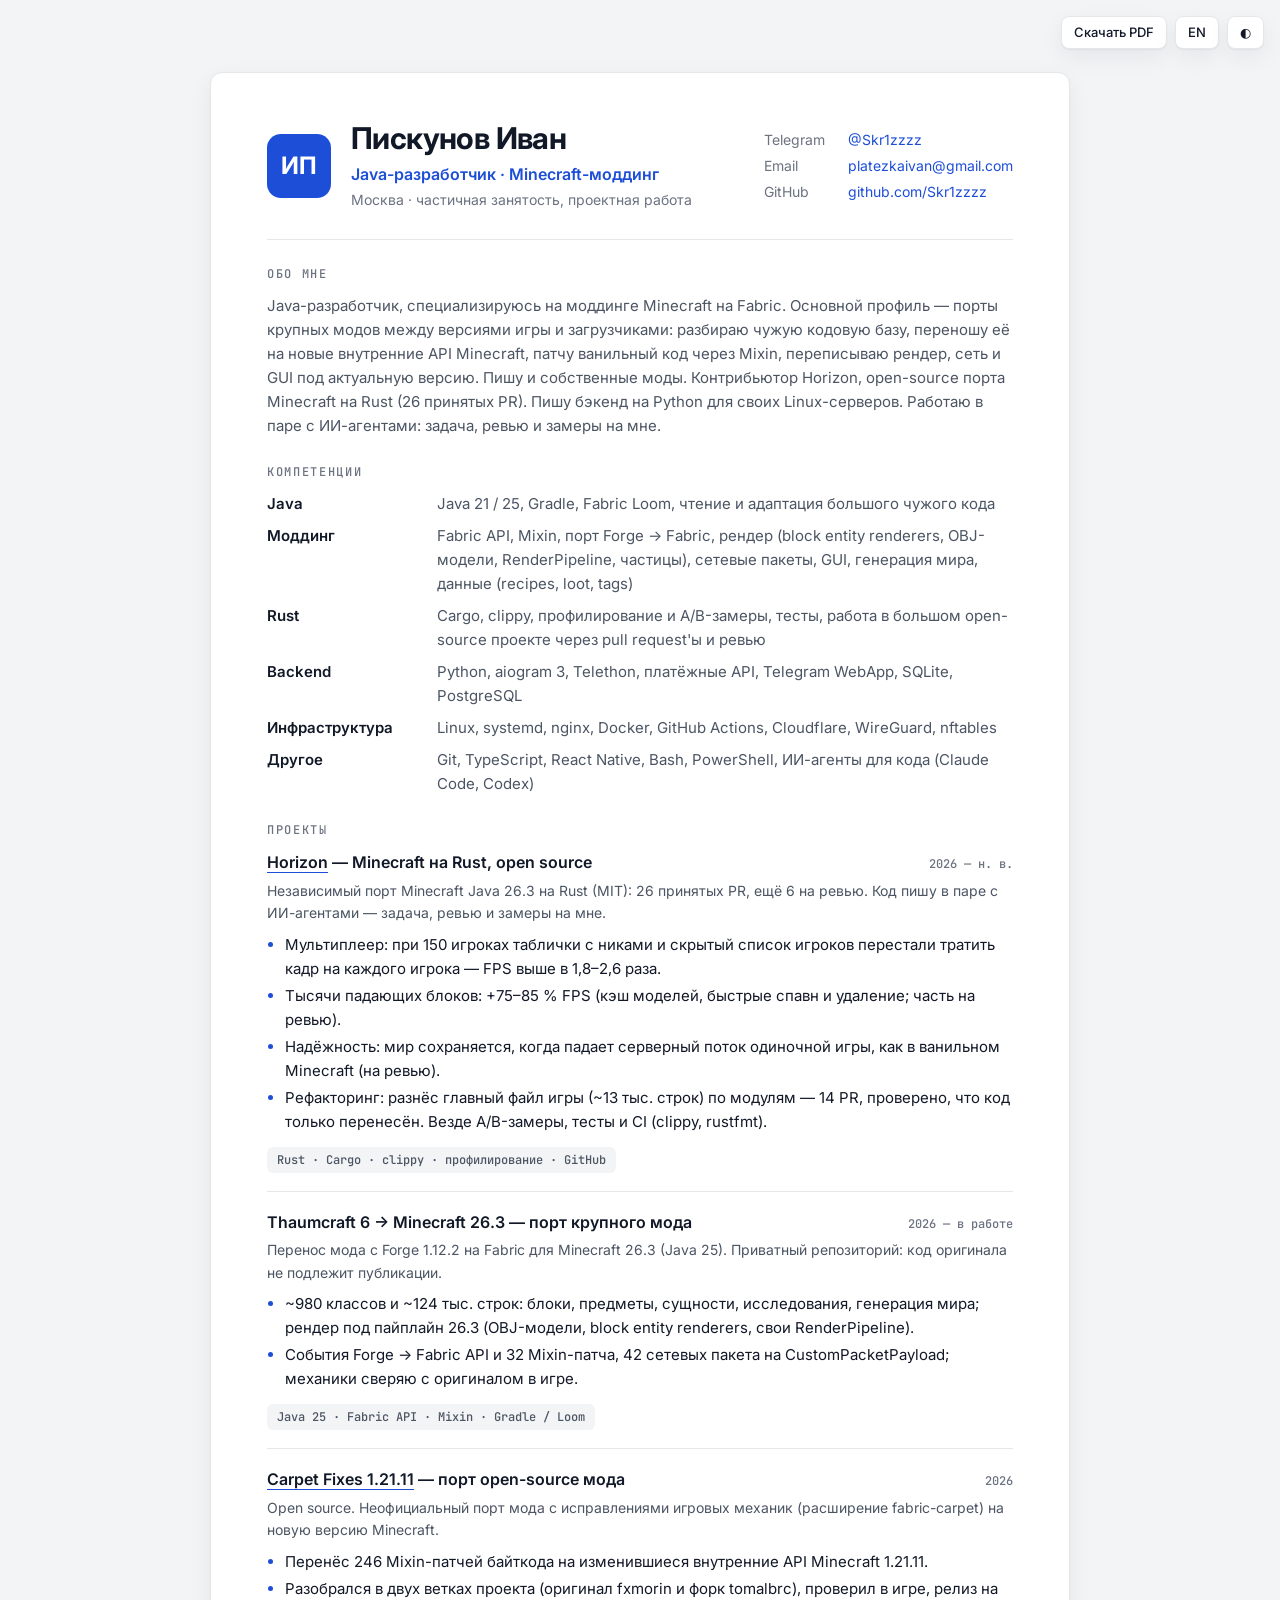
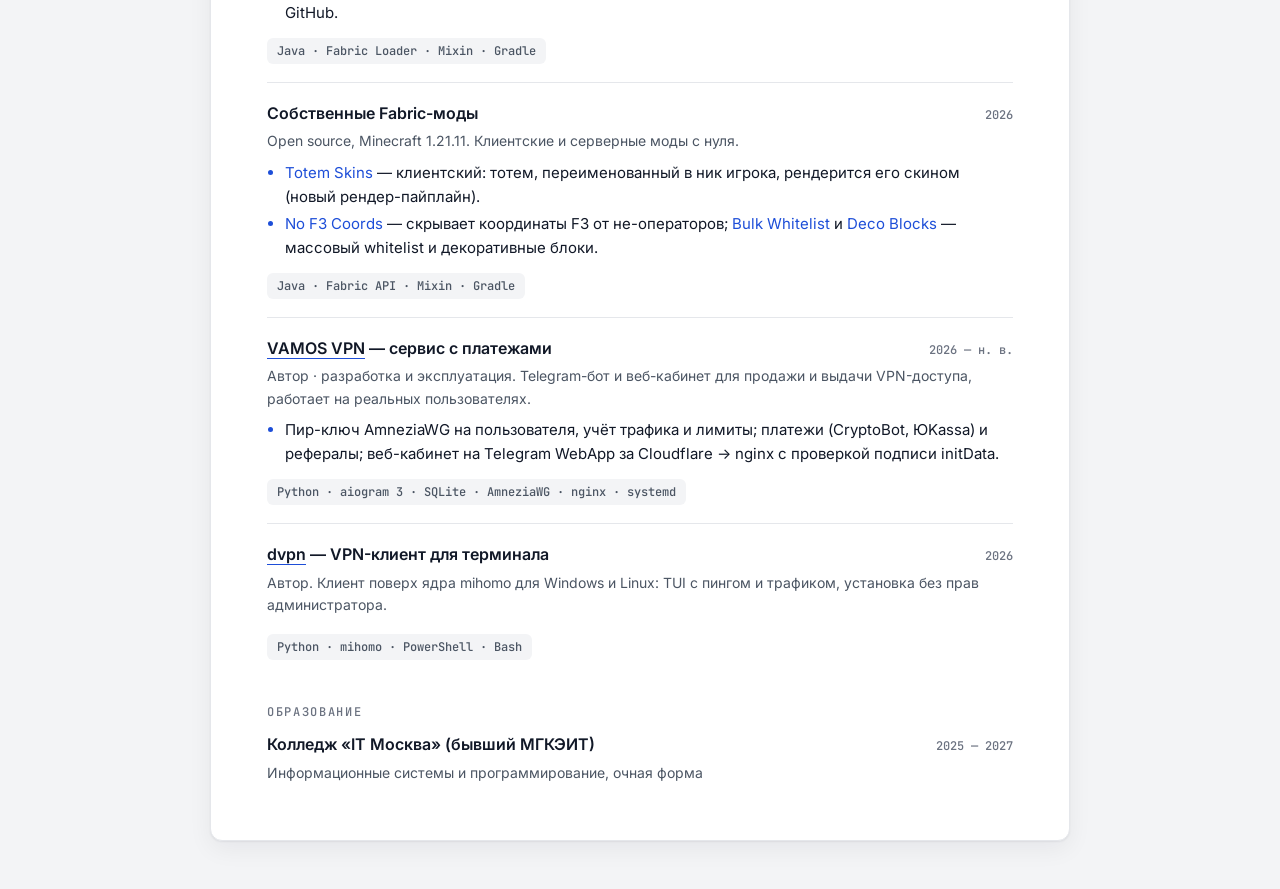
<file: index.html>
<!DOCTYPE html>
<html lang="ru">
<head>
    <meta charset="UTF-8">
    <meta name="viewport" content="width=device-width, initial-scale=1.0">
    <title>Пискунов Иван — Java-разработчик</title>
    <meta name="description" content="Пискунов Иван — Java-разработчик, моддинг Minecraft (Fabric, Mixin): порты крупных модов между версиями и загрузчиками.">
    <meta property="og:title" content="Пискунов Иван — Java-разработчик · Minecraft-моддинг">
    <meta property="og:description" content="Fabric, Mixin, Gradle: порт Thaumcraft 6 на Minecraft 26.3, порт Carpet Fixes (246 Mixin-патчей), собственные Fabric-моды.">
    <meta property="og:type" content="website">
    <meta name="twitter:card" content="summary">
    <link rel="icon" href="data:image/svg+xml,<svg xmlns='http://www.w3.org/2000/svg' viewBox='0 0 64 64'><rect width='64' height='64' rx='14' fill='%231d4ed8'/><text x='32' y='42' font-family='Arial' font-weight='700' font-size='26' fill='white' text-anchor='middle'>ИП</text></svg>">
    <link rel="preconnect" href="https://fonts.googleapis.com">
    <link rel="preconnect" href="https://fonts.gstatic.com" crossorigin>
    <link href="https://fonts.googleapis.com/css2?family=Inter:wght@400;500;600;700&family=JetBrains+Mono:wght@500&display=swap" rel="stylesheet">
    <link rel="stylesheet" href="styles.css">
</head>
<body>
    <div class="toolbar" aria-label="Настройки">
        <a class="tool" id="pdf-link" href="resume.pdf" download><span class="ru">Скачать PDF</span><span class="en">Download PDF</span></a>
        <button class="tool" id="lang-toggle" type="button">EN</button>
        <button class="tool" id="theme-toggle" type="button" aria-label="Сменить тему">◐</button>
    </div>

    <main class="sheet">
        <header class="head">
            <div class="identity">
                <div class="monogram" aria-hidden="true"><span class="ru">ИП</span><span class="en">IP</span></div>
                <div>
                    <h1><span class="ru">Пискунов Иван</span><span class="en">Ivan Piskunov</span></h1>
                    <p class="role"><span class="ru">Java-разработчик · Minecraft-моддинг</span><span class="en">Java Developer · Minecraft Modding</span></p>
                    <p class="meta"><span class="ru">Москва · частичная занятость, проектная работа</span><span class="en">Moscow, Russia · part-time and project work</span></p>
                </div>
            </div>
            <ul class="contacts">
                <li><span class="k">Telegram</span><a href="https://t.me/Skr1zzzz">@Skr1zzzz</a></li>
                <li><span class="k">Email</span><a href="mailto:platezkaivan@gmail.com">platezkaivan@gmail.com</a></li>
                <li><span class="k">GitHub</span><a href="https://github.com/Skr1zzzz">github.com/Skr1zzzz</a></li>
            </ul>
        </header>

        <section>
            <h2><span class="ru">Обо мне</span><span class="en">Summary</span></h2>
            <p class="ru">Java-разработчик, специализируюсь на моддинге Minecraft на Fabric. Основной профиль — порты крупных модов между версиями игры и загрузчиками: разбираю чужую кодовую базу, переношу её на новые внутренние API Minecraft, патчу ванильный код через Mixin, переписываю рендер, сеть и GUI под актуальную версию. Пишу и собственные моды. Контрибьютор Horizon, open-source порта Minecraft на Rust (26 принятых PR). Пишу бэкенд на Python для своих Linux-серверов. Работаю в паре с ИИ-агентами: задача, ревью и замеры на мне.</p>
            <p class="en">Java developer specialising in Minecraft modding on Fabric. My main focus is porting large mods across game versions and mod loaders: getting into an unfamiliar codebase, moving it onto Minecraft's new internal APIs, patching vanilla code with Mixin and rewriting rendering, networking and GUI for the current version. I also write my own mods, contribute to Horizon, an open-source Minecraft port in Rust (26 merged PRs), and build Python back ends for my own Linux servers. I work with AI coding agents; the task, review and benchmarks are mine.</p>
        </section>

        <section>
            <h2><span class="ru">Компетенции</span><span class="en">Core skills</span></h2>
            <dl class="skills">
                <dt>Java</dt>
                <dd>Java 21 / 25, Gradle, Fabric Loom, <span class="ru">чтение и адаптация большого чужого кода</span><span class="en">reading and adapting large third-party codebases</span></dd>
                <dt><span class="ru">Моддинг</span><span class="en">Modding</span></dt>
                <dd>Fabric API, Mixin, <span class="ru">порт Forge → Fabric, рендер (block entity renderers, OBJ-модели, RenderPipeline, частицы), сетевые пакеты, GUI, генерация мира, данные (recipes, loot, tags)</span><span class="en">Forge → Fabric porting, rendering (block entity renderers, OBJ models, RenderPipeline, particles), network packets, GUI, world generation, data packs (recipes, loot, tags)</span></dd>
                <dt>Rust</dt>
                <dd>Cargo, clippy, <span class="ru">профилирование и A/B-замеры, тесты, работа в большом open-source проекте через pull request'ы и ревью</span><span class="en">profiling and A/B benchmarks, tests, working in a large open-source project through pull requests and review</span></dd>
                <dt>Backend</dt>
                <dd>Python, aiogram 3, Telethon, <span class="ru">платёжные API, Telegram WebApp</span><span class="en">payment APIs, Telegram WebApp</span>, SQLite, PostgreSQL</dd>
                <dt><span class="ru">Инфраструктура</span><span class="en">Infrastructure</span></dt>
                <dd>Linux, systemd, nginx, Docker, GitHub Actions, Cloudflare, WireGuard, nftables</dd>
                <dt><span class="ru">Другое</span><span class="en">Other</span></dt>
                <dd>Git, TypeScript, React Native, Bash, PowerShell, <span class="ru">ИИ-агенты для кода (Claude Code, Codex)</span><span class="en">AI coding agents (Claude Code, Codex)</span></dd>
            </dl>
        </section>

        <section>
            <h2><span class="ru">Проекты</span><span class="en">Projects</span></h2>

            <article class="project">
                <div class="p-head">
                    <h3><a href="https://github.com/horizon-rust/horizon/pulls?q=is%3Apr+author%3ASkr1zzzz">Horizon</a> <span class="ru">— Minecraft на Rust, open source</span><span class="en">— Minecraft in Rust, open source</span></h3>
                    <span class="when"><span class="ru">2026 — н. в.</span><span class="en">2026 — present</span></span>
                </div>
                <p class="p-sub"><span class="ru">Независимый порт Minecraft Java 26.3 на Rust (MIT): 26 принятых PR, ещё 6 на ревью. Код пишу в паре с ИИ-агентами — задача, ревью и замеры на мне.</span><span class="en">An independent port of Minecraft Java 26.3 to Rust (MIT): 26 merged PRs, 6 more in review. I write code with AI agents; the task, review and benchmarks are mine.</span></p>
                <ul class="ru">
                    <li>Мультиплеер: при 150 игроках таблички с никами и скрытый список игроков перестали тратить кадр на каждого игрока — FPS выше в 1,8–2,6 раза.</li>
                    <li>Тысячи падающих блоков: +75–85 % FPS (кэш моделей, быстрые спавн и удаление; часть на ревью).</li>
                    <li>Надёжность: мир сохраняется, когда падает серверный поток одиночной игры, как в ванильном Minecraft (на ревью).</li>
                    <li>Рефакторинг: разнёс главный файл игры (~13 тыс. строк) по модулям — 14 PR, проверено, что код только перенесён. Везде A/B-замеры, тесты и CI (clippy, rustfmt).</li>
                </ul>
                <ul class="en">
                    <li>Multiplayer: with 150 players, name tags and the hidden player list no longer cost frame time per player — 1.8–2.6× FPS.</li>
                    <li>Thousands of falling blocks: +75–85% FPS (a model cache, fast spawning and removal; partly in review).</li>
                    <li>Reliability: the world is saved when single player's server thread crashes, as vanilla Minecraft does (in review).</li>
                    <li>Refactoring: split the game's main file (~13k lines) into modules in 14 PRs, each checked to be a pure move. A/B benchmarks, tests and CI (clippy, rustfmt) throughout.</li>
                </ul>
                <p class="stack">Rust · Cargo · clippy · <span class="ru">профилирование</span><span class="en">profiling</span> · GitHub</p>
            </article>

            <article class="project">
                <div class="p-head">
                    <h3>Thaumcraft 6 → Minecraft 26.3 <span class="ru">— порт крупного мода</span><span class="en">— large mod port</span></h3>
                    <span class="when"><span class="ru">2026 — в работе</span><span class="en">2026 — in progress</span></span>
                </div>
                <p class="p-sub"><span class="ru">Перенос мода с Forge 1.12.2 на Fabric для Minecraft 26.3 (Java 25). Приватный репозиторий: код оригинала не подлежит публикации.</span><span class="en">Porting the mod from Forge 1.12.2 to Fabric for Minecraft 26.3 (Java 25). Private repository: the original code may not be published.</span></p>
                <ul class="ru">
                    <li>~980 классов и ~124 тыс. строк: блоки, предметы, сущности, исследования, генерация мира; рендер под пайплайн 26.3 (OBJ-модели, block entity renderers, свои RenderPipeline).</li>
                    <li>События Forge → Fabric API и 32 Mixin-патча, 42 сетевых пакета на CustomPacketPayload; механики сверяю с оригиналом в игре.</li>
                </ul>
                <ul class="en">
                    <li>~980 classes and ~124k lines: blocks, items, entities, research, world generation; rendering for the 26.3 pipeline (OBJ models, block entity renderers, custom RenderPipelines).</li>
                    <li>Forge events → Fabric API and 32 Mixin patches, 42 network packets on CustomPacketPayload; mechanics checked against the original in game.</li>
                </ul>
                <p class="stack">Java 25 · Fabric API · Mixin · Gradle / Loom</p>
            </article>

            <article class="project">
                <div class="p-head">
                    <h3><a href="https://github.com/Skr1zzzz/carpet-fixes-1.21.11">Carpet Fixes 1.21.11</a> <span class="ru">— порт open-source мода</span><span class="en">— open-source mod port</span></h3>
                    <span class="when">2026</span>
                </div>
                <p class="p-sub"><span class="ru">Open source. Неофициальный порт мода с исправлениями игровых механик (расширение fabric-carpet) на новую версию Minecraft.</span><span class="en">Open source. Unofficial port of a game-mechanics bug-fix mod (a fabric-carpet extension) to a new Minecraft version.</span></p>
                <ul class="ru">
                    <li>Перенёс 246 Mixin-патчей байткода на изменившиеся внутренние API Minecraft 1.21.11.</li>
                    <li>Разобрался в двух ветках проекта (оригинал fxmorin и форк tomalbrc), проверил в игре, релиз на GitHub.</li>
                </ul>
                <ul class="en">
                    <li>Moved 246 bytecode Mixin patches onto the changed internal APIs of Minecraft 1.21.11.</li>
                    <li>Worked through two lines of the project (fxmorin's original and tomalbrc's fork), tested in game, released on GitHub.</li>
                </ul>
                <p class="stack">Java · Fabric Loader · Mixin · Gradle</p>
            </article>

            <article class="project">
                <div class="p-head">
                    <h3><span class="ru">Собственные Fabric-моды</span><span class="en">Own Fabric mods</span></h3>
                    <span class="when">2026</span>
                </div>
                <p class="p-sub"><span class="ru">Open source, Minecraft 1.21.11. Клиентские и серверные моды с нуля.</span><span class="en">Open source, Minecraft 1.21.11. Client and server mods written from scratch.</span></p>
                <ul class="ru">
                    <li><a href="https://github.com/Skr1zzzz/totem-skins">Totem Skins</a> — клиентский: тотем, переименованный в ник игрока, рендерится его скином (новый рендер-пайплайн).</li>
                    <li><a href="https://github.com/Skr1zzzz/no-f3-coords">No F3 Coords</a> — скрывает координаты F3 от не-операторов; <a href="https://github.com/Skr1zzzz/bulk-whitelist">Bulk Whitelist</a> и <a href="https://github.com/Skr1zzzz/deco-blocks">Deco Blocks</a> — массовый whitelist и декоративные блоки.</li>
                </ul>
                <ul class="en">
                    <li><a href="https://github.com/Skr1zzzz/totem-skins">Totem Skins</a> — client: a totem renamed to a player's name renders with that player's skin (new render pipeline).</li>
                    <li><a href="https://github.com/Skr1zzzz/no-f3-coords">No F3 Coords</a> hides F3 coordinates from non-ops; <a href="https://github.com/Skr1zzzz/bulk-whitelist">Bulk Whitelist</a> and <a href="https://github.com/Skr1zzzz/deco-blocks">Deco Blocks</a> add a bulk whitelist and decorative blocks.</li>
                </ul>
                <p class="stack">Java · Fabric API · Mixin · Gradle</p>
            </article>

            <article class="project">
                <div class="p-head">
                    <h3><a href="https://t.me/haribo_vamos_vpn_bot">VAMOS VPN</a> <span class="ru">— сервис с платежами</span><span class="en">— paid service</span></h3>
                    <span class="when"><span class="ru">2026 — н. в.</span><span class="en">2026 — present</span></span>
                </div>
                <p class="p-sub"><span class="ru">Автор · разработка и эксплуатация. Telegram-бот и веб-кабинет для продажи и выдачи VPN-доступа, работает на реальных пользователях.</span><span class="en">Author · development and operations. Telegram bot and web dashboard selling and provisioning VPN access, serving real users.</span></p>
                <ul class="ru">
                    <li>Пир-ключ AmneziaWG на пользователя, учёт трафика и лимиты; платежи (CryptoBot, ЮKassa) и рефералы; веб-кабинет на Telegram WebApp за Cloudflare → nginx с проверкой подписи initData.</li>
                </ul>
                <ul class="en">
                    <li>An AmneziaWG peer key per user, traffic accounting and limits; payments (CryptoBot, YooKassa) and referrals; a Telegram WebApp dashboard behind Cloudflare → nginx with initData signature checks.</li>
                </ul>
                <p class="stack">Python · aiogram 3 · SQLite · AmneziaWG · nginx · systemd</p>
            </article>

            <article class="project">
                <div class="p-head">
                    <h3><a href="https://github.com/platezkaivan-droid/dvpn-get">dvpn</a> <span class="ru">— VPN-клиент для терминала</span><span class="en">— terminal VPN client</span></h3>
                    <span class="when">2026</span>
                </div>
                <p class="p-sub"><span class="ru">Автор. Клиент поверх ядра mihomo для Windows и Linux: TUI с пингом и трафиком, установка без прав администратора.</span><span class="en">Author. A mihomo-based client for Windows and Linux: TUI with ping and live traffic, install without admin rights.</span></p>
                <p class="stack">Python · mihomo · PowerShell · Bash</p>
            </article>
        </section>

        <section>
            <h2><span class="ru">Образование</span><span class="en">Education</span></h2>
            <div class="p-head">
                <h3><span class="ru">Колледж «IT Москва» (бывший МГКЭИТ)</span><span class="en">IT Moscow College (formerly MGKEIT)</span></h3>
                <span class="when">2025 — 2027</span>
            </div>
            <p class="p-sub"><span class="ru">Информационные системы и программирование, очная форма</span><span class="en">Information Systems and Programming, full-time</span></p>
        </section>
    </main>

    <script src="script.js"></script>
</body>
</html>
</file>
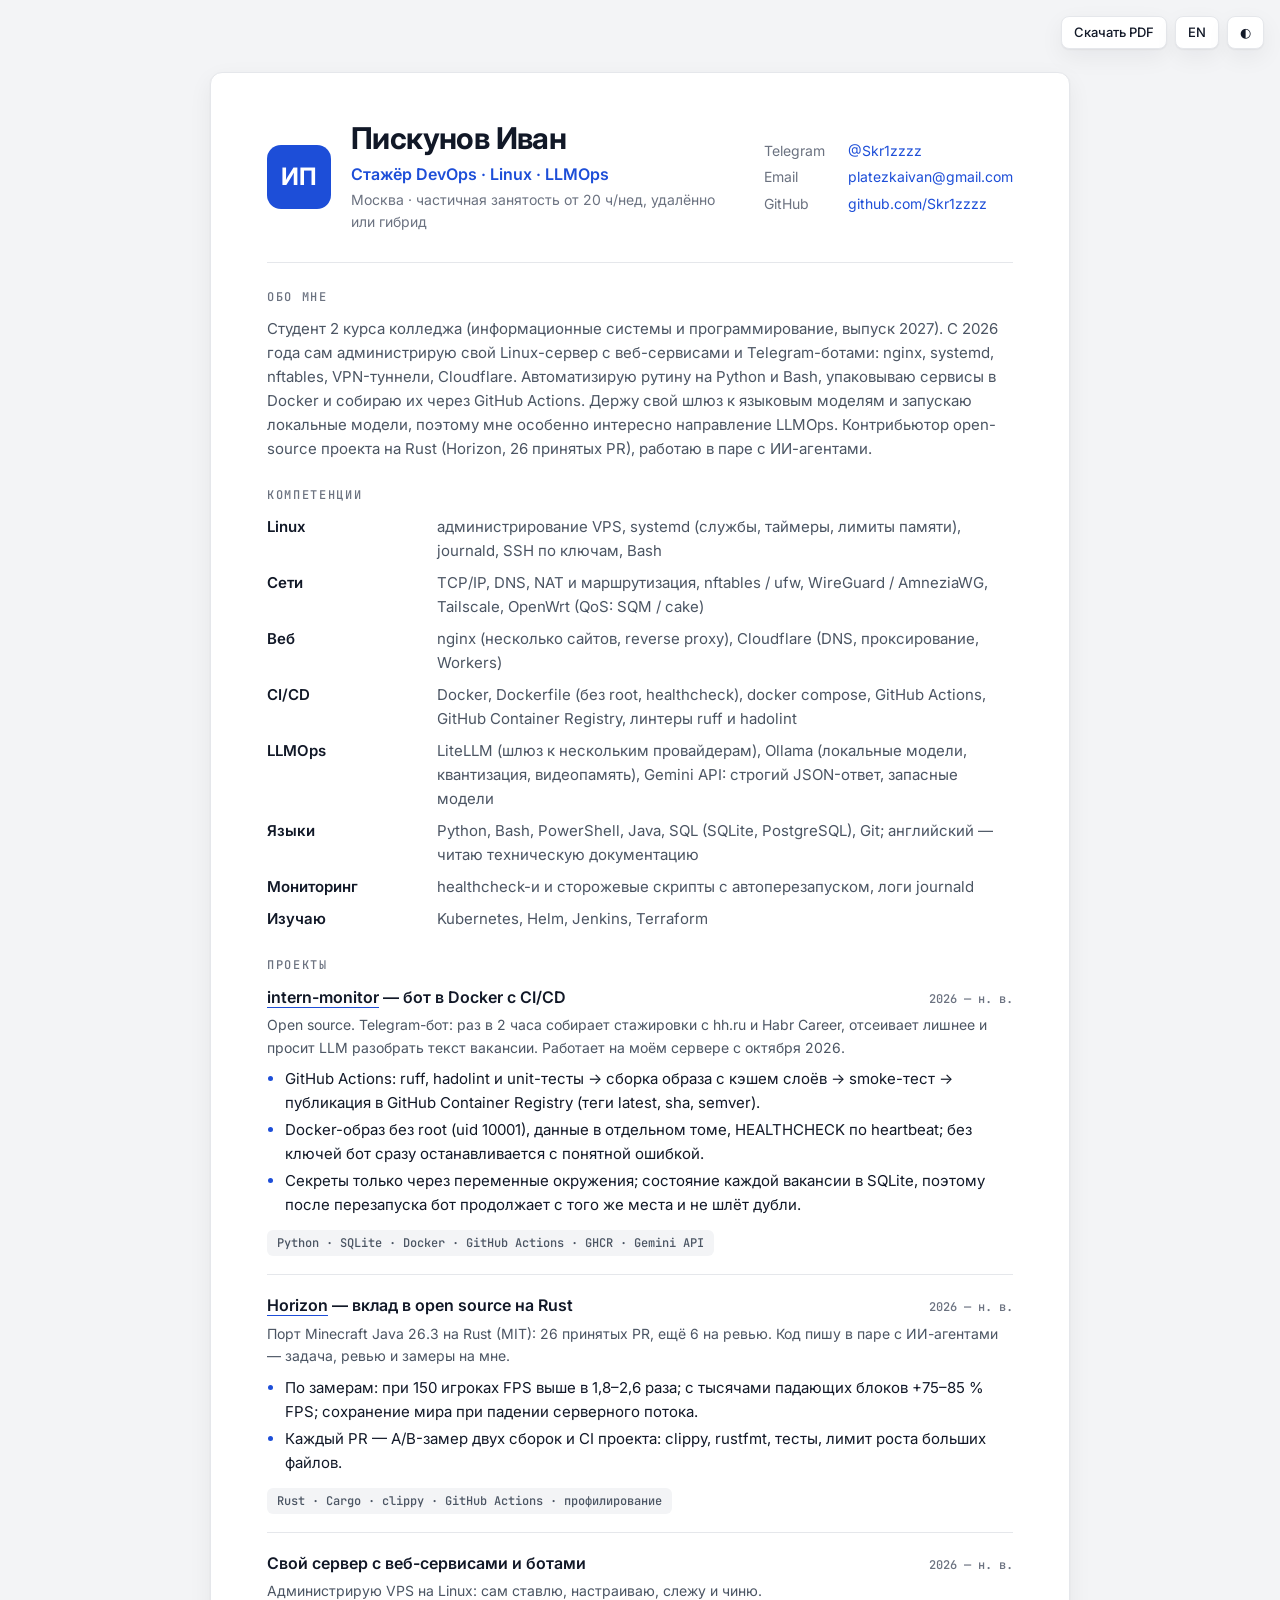
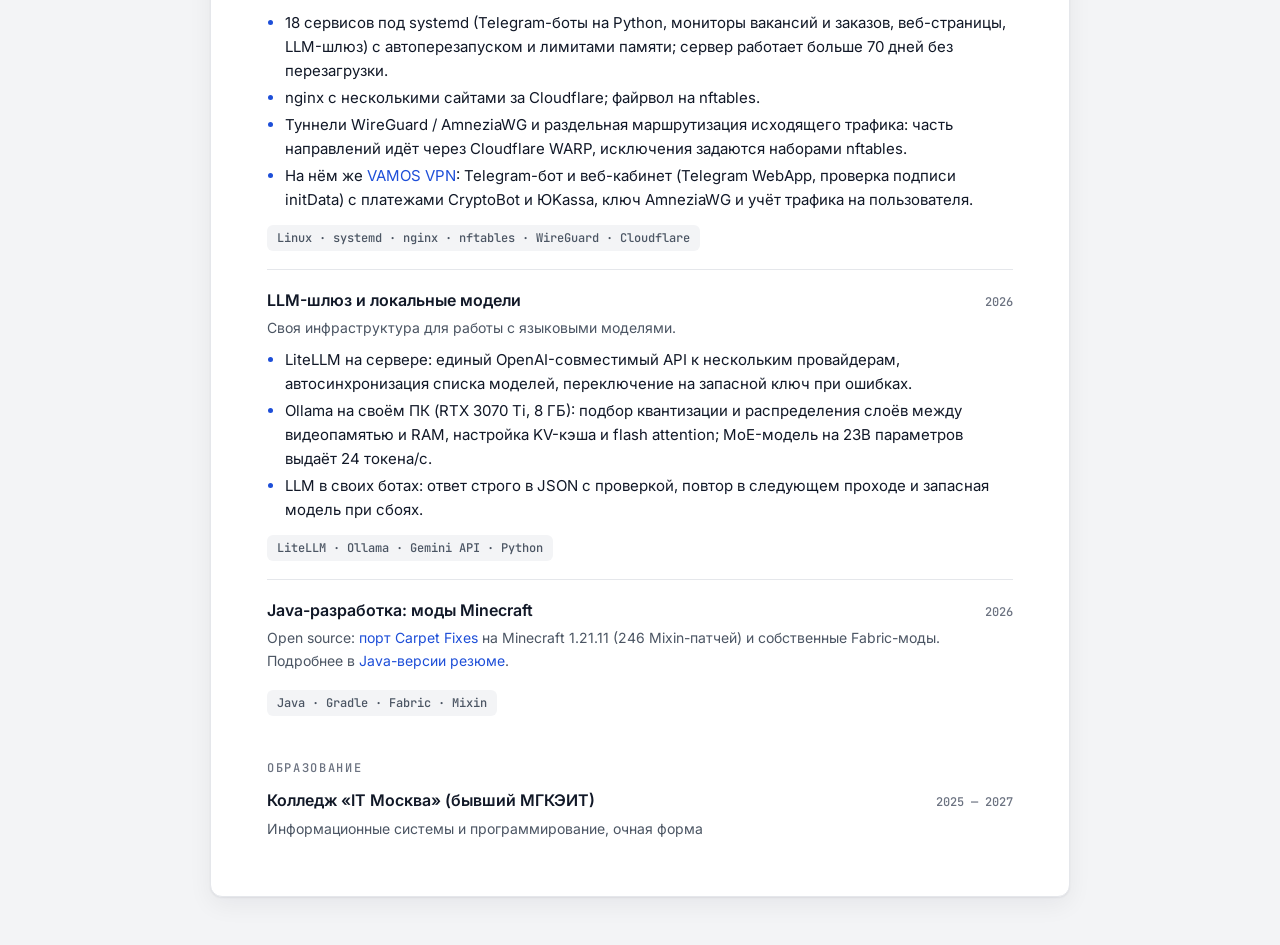
<file: devops.html>
<!DOCTYPE html>
<html lang="ru" data-pdf-ru="resume-devops.pdf" data-pdf-en="resume-devops-en.pdf"
      data-title-ru="Пискунов Иван — стажёр DevOps" data-title-en="Ivan Piskunov — DevOps Intern">
<head>
    <meta charset="UTF-8">
    <meta name="viewport" content="width=device-width, initial-scale=1.0">
    <title>Пискунов Иван — стажёр DevOps</title>
    <meta name="description" content="Пискунов Иван — стажёр DevOps: Linux, сети, Docker, GitHub Actions, свой сервер с сервисами и ботами, LLM-шлюз и локальные модели.">
    <meta property="og:title" content="Пискунов Иван — стажёр DevOps · Linux · LLMOps">
    <meta property="og:description" content="Свой Linux-сервер с веб-сервисами и ботами, Docker + GitHub Actions с публикацией образа в GHCR, LLM-шлюз LiteLLM и локальные модели в Ollama.">
    <meta property="og:type" content="website">
    <meta name="twitter:card" content="summary">
    <link rel="icon" href="data:image/svg+xml,<svg xmlns='http://www.w3.org/2000/svg' viewBox='0 0 64 64'><rect width='64' height='64' rx='14' fill='%231d4ed8'/><text x='32' y='42' font-family='Arial' font-weight='700' font-size='26' fill='white' text-anchor='middle'>ИП</text></svg>">
    <link rel="preconnect" href="https://fonts.googleapis.com">
    <link rel="preconnect" href="https://fonts.gstatic.com" crossorigin>
    <link href="https://fonts.googleapis.com/css2?family=Inter:wght@400;500;600;700&family=JetBrains+Mono:wght@500&display=swap" rel="stylesheet">
    <link rel="stylesheet" href="styles.css">
</head>
<body>
    <div class="toolbar" aria-label="Настройки">
        <a class="tool" id="pdf-link" href="resume-devops.pdf" download><span class="ru">Скачать PDF</span><span class="en">Download PDF</span></a>
        <button class="tool" id="lang-toggle" type="button">EN</button>
        <button class="tool" id="theme-toggle" type="button" aria-label="Сменить тему">◐</button>
    </div>

    <main class="sheet">
        <header class="head">
            <div class="identity">
                <div class="monogram" aria-hidden="true"><span class="ru">ИП</span><span class="en">IP</span></div>
                <div>
                    <h1><span class="ru">Пискунов Иван</span><span class="en">Ivan Piskunov</span></h1>
                    <p class="role"><span class="ru">Стажёр DevOps · Linux · LLMOps</span><span class="en">DevOps Intern · Linux · LLMOps</span></p>
                    <p class="meta"><span class="ru">Москва · частичная занятость от 20 ч/нед, удалённо или гибрид</span><span class="en">Moscow, Russia · part-time from 20 h/week, remote or hybrid</span></p>
                </div>
            </div>
            <ul class="contacts">
                <li><span class="k">Telegram</span><a href="https://t.me/Skr1zzzz">@Skr1zzzz</a></li>
                <li><span class="k">Email</span><a href="mailto:platezkaivan@gmail.com">platezkaivan@gmail.com</a></li>
                <li><span class="k">GitHub</span><a href="https://github.com/Skr1zzzz">github.com/Skr1zzzz</a></li>
            </ul>
        </header>

        <section>
            <h2><span class="ru">Обо мне</span><span class="en">Summary</span></h2>
            <p class="ru">Студент 2 курса колледжа (информационные системы и программирование, выпуск 2027). С 2026 года сам администрирую свой Linux-сервер с веб-сервисами и Telegram-ботами: nginx, systemd, nftables, VPN-туннели, Cloudflare. Автоматизирую рутину на Python и Bash, упаковываю сервисы в Docker и собираю их через GitHub Actions. Держу свой шлюз к языковым моделям и запускаю локальные модели, поэтому мне особенно интересно направление LLMOps. Контрибьютор open-source проекта на Rust (Horizon, 26 принятых PR), работаю в паре с ИИ-агентами.</p>
            <p class="en">Second-year college student (Information Systems and Programming, graduating in 2027). Since 2026 I have been running my own Linux server with web services and Telegram bots: nginx, systemd, nftables, VPN tunnels, Cloudflare. I automate routine work in Python and Bash, package services in Docker and build them with GitHub Actions. I run my own gateway to language models and host local models, which is why LLMOps interests me most. I contribute to Horizon, an open-source project in Rust (26 merged PRs), and work together with AI coding agents.</p>
        </section>

        <section>
            <h2><span class="ru">Компетенции</span><span class="en">Core skills</span></h2>
            <dl class="skills">
                <dt>Linux</dt>
                <dd><span class="ru">администрирование VPS, systemd (службы, таймеры, лимиты памяти), journald, SSH по ключам, Bash</span><span class="en">VPS administration, systemd (services, timers, memory limits), journald, key-based SSH, Bash</span></dd>
                <dt><span class="ru">Сети</span><span class="en">Networking</span></dt>
                <dd><span class="ru">TCP/IP, DNS, NAT и маршрутизация, nftables / ufw, WireGuard / AmneziaWG, Tailscale, OpenWrt (QoS: SQM / cake)</span><span class="en">TCP/IP, DNS, NAT and routing, nftables / ufw, WireGuard / AmneziaWG, Tailscale, OpenWrt (QoS: SQM / cake)</span></dd>
                <dt><span class="ru">Веб</span><span class="en">Web</span></dt>
                <dd><span class="ru">nginx (несколько сайтов, reverse proxy), Cloudflare (DNS, проксирование, Workers)</span><span class="en">nginx (several sites, reverse proxy), Cloudflare (DNS, proxying, Workers)</span></dd>
                <dt>CI/CD</dt>
                <dd><span class="ru">Docker, Dockerfile (без root, healthcheck), docker compose, GitHub Actions, GitHub Container Registry, линтеры ruff и hadolint</span><span class="en">Docker, Dockerfile (non-root, healthcheck), docker compose, GitHub Actions, GitHub Container Registry, ruff and hadolint linters</span></dd>
                <dt>LLMOps</dt>
                <dd><span class="ru">LiteLLM (шлюз к нескольким провайдерам), Ollama (локальные модели, квантизация, видеопамять), Gemini API: строгий JSON-ответ, запасные модели</span><span class="en">LiteLLM (gateway to several providers), Ollama (local models, quantisation, VRAM), Gemini API: strict JSON output, fallback models</span></dd>
                <dt><span class="ru">Языки</span><span class="en">Languages</span></dt>
                <dd>Python, Bash, PowerShell, Java, SQL (SQLite, PostgreSQL), Git; <span class="ru">английский — читаю техническую документацию</span><span class="en">English — comfortable reading technical documentation</span></dd>
                <dt><span class="ru">Мониторинг</span><span class="en">Monitoring</span></dt>
                <dd><span class="ru">healthcheck-и и сторожевые скрипты с автоперезапуском, логи journald</span><span class="en">healthchecks and watchdog scripts with auto-restart, journald logs</span></dd>
                <dt><span class="ru">Изучаю</span><span class="en">Learning</span></dt>
                <dd>Kubernetes, Helm, Jenkins, Terraform</dd>
            </dl>
        </section>

        <section>
            <h2><span class="ru">Проекты</span><span class="en">Projects</span></h2>

            <article class="project">
                <div class="p-head">
                    <h3><a href="https://github.com/Skr1zzzz/intern-monitor">intern-monitor</a> <span class="ru">— бот в Docker с CI/CD</span><span class="en">— Dockerised bot with CI/CD</span></h3>
                    <span class="when"><span class="ru">2026 — н. в.</span><span class="en">2026 — present</span></span>
                </div>
                <p class="p-sub"><span class="ru">Open source. Telegram-бот: раз в 2 часа собирает стажировки с hh.ru и Habr Career, отсеивает лишнее и просит LLM разобрать текст вакансии. Работает на моём сервере с октября 2026.</span><span class="en">Open source. A Telegram bot that collects internships from hh.ru and Habr Career every 2 hours, filters out noise and has an LLM parse each vacancy. Running on my server since October 2026.</span></p>
                <ul class="ru">
                    <li>GitHub Actions: ruff, hadolint и unit-тесты → сборка образа с кэшем слоёв → smoke-тест → публикация в GitHub Container Registry (теги latest, sha, semver).</li>
                    <li>Docker-образ без root (uid 10001), данные в отдельном томе, HEALTHCHECK по heartbeat; без ключей бот сразу останавливается с понятной ошибкой.</li>
                    <li>Секреты только через переменные окружения; состояние каждой вакансии в SQLite, поэтому после перезапуска бот продолжает с того же места и не шлёт дубли.</li>
                </ul>
                <ul class="en">
                    <li>GitHub Actions: ruff, hadolint and unit tests → image build with layer cache → smoke test → push to GitHub Container Registry (latest, sha and semver tags).</li>
                    <li>Non-root Docker image (uid 10001), data in a separate volume, a heartbeat-based HEALTHCHECK; without its keys the bot stops at once with a clear error.</li>
                    <li>Secrets come only from environment variables; each vacancy's state lives in SQLite, so after a restart the bot resumes where it left off and sends no duplicates.</li>
                </ul>
                <p class="stack">Python · SQLite · Docker · GitHub Actions · GHCR · Gemini API</p>
            </article>

            <article class="project">
                <div class="p-head">
                    <h3><a href="https://github.com/horizon-rust/horizon/pulls?q=is%3Apr+author%3ASkr1zzzz">Horizon</a> <span class="ru">— вклад в open source на Rust</span><span class="en">— open-source contributions in Rust</span></h3>
                    <span class="when"><span class="ru">2026 — н. в.</span><span class="en">2026 — present</span></span>
                </div>
                <p class="p-sub"><span class="ru">Порт Minecraft Java 26.3 на Rust (MIT): 26 принятых PR, ещё 6 на ревью. Код пишу в паре с ИИ-агентами — задача, ревью и замеры на мне.</span><span class="en">A port of Minecraft Java 26.3 to Rust (MIT): 26 merged PRs, 6 more in review. I write code with AI agents; the task, review and benchmarks are mine.</span></p>
                <ul class="ru">
                    <li>По замерам: при 150 игроках FPS выше в 1,8–2,6 раза; с тысячами падающих блоков +75–85 % FPS; сохранение мира при падении серверного потока.</li>
                    <li>Каждый PR — A/B-замер двух сборок и CI проекта: clippy, rustfmt, тесты, лимит роста больших файлов.</li>
                </ul>
                <ul class="en">
                    <li>Measured: 1.8–2.6× FPS with 150 players; +75–85% FPS with thousands of falling blocks; the world is saved when the server thread crashes.</li>
                    <li>Every PR: an A/B benchmark of two builds and the project's CI: clippy, rustfmt, tests, a growth limit on big files.</li>
                </ul>
                <p class="stack">Rust · Cargo · clippy · GitHub Actions · <span class="ru">профилирование</span><span class="en">profiling</span></p>
            </article>

            <article class="project">
                <div class="p-head">
                    <h3><span class="ru">Свой сервер с веб-сервисами и ботами</span><span class="en">Own server with web services and bots</span></h3>
                    <span class="when"><span class="ru">2026 — н. в.</span><span class="en">2026 — present</span></span>
                </div>
                <p class="p-sub"><span class="ru">Администрирую VPS на Linux: сам ставлю, настраиваю, слежу и чиню.</span><span class="en">I administer a Linux VPS end to end: setup, configuration, monitoring and fixes.</span></p>
                <ul class="ru">
                    <li>18 сервисов под systemd (Telegram-боты на Python, мониторы вакансий и заказов, веб-страницы, LLM-шлюз) с автоперезапуском и лимитами памяти; сервер работает больше 70 дней без перезагрузки.</li>
                    <li>nginx с несколькими сайтами за Cloudflare; файрвол на nftables.</li>
                    <li>Туннели WireGuard / AmneziaWG и раздельная маршрутизация исходящего трафика: часть направлений идёт через Cloudflare WARP, исключения задаются наборами nftables.</li>
                    <li>На нём же <a href="https://t.me/haribo_vamos_vpn_bot">VAMOS VPN</a>: Telegram-бот и веб-кабинет (Telegram WebApp, проверка подписи initData) с платежами CryptoBot и ЮKassa, ключ AmneziaWG и учёт трафика на пользователя.</li>
                </ul>
                <ul class="en">
                    <li>18 services under systemd (Python Telegram bots, vacancy and freelance-order monitors, web pages, an LLM gateway) with auto-restart and memory limits; the server has been up for over 70 days without a reboot.</li>
                    <li>nginx serving several sites behind Cloudflare; an nftables firewall.</li>
                    <li>WireGuard / AmneziaWG tunnels and policy-based routing of outbound traffic: some destinations go through Cloudflare WARP, exceptions are defined as nftables sets.</li>
                    <li>It also runs <a href="https://t.me/haribo_vamos_vpn_bot">VAMOS VPN</a>: a Telegram bot and web dashboard (Telegram WebApp, initData signature checks) with CryptoBot and YooKassa payments, an AmneziaWG key and traffic accounting per user.</li>
                </ul>
                <p class="stack">Linux · systemd · nginx · nftables · WireGuard · Cloudflare</p>
            </article>

            <article class="project">
                <div class="p-head">
                    <h3><span class="ru">LLM-шлюз и локальные модели</span><span class="en">LLM gateway and local models</span></h3>
                    <span class="when">2026</span>
                </div>
                <p class="p-sub"><span class="ru">Своя инфраструктура для работы с языковыми моделями.</span><span class="en">My own infrastructure for working with language models.</span></p>
                <ul class="ru">
                    <li>LiteLLM на сервере: единый OpenAI-совместимый API к нескольким провайдерам, автосинхронизация списка моделей, переключение на запасной ключ при ошибках.</li>
                    <li>Ollama на своём ПК (RTX 3070 Ti, 8 ГБ): подбор квантизации и распределения слоёв между видеопамятью и RAM, настройка KV-кэша и flash attention; MoE-модель на 23B параметров выдаёт 24 токена/с.</li>
                    <li>LLM в своих ботах: ответ строго в JSON с проверкой, повтор в следующем проходе и запасная модель при сбоях.</li>
                </ul>
                <ul class="en">
                    <li>LiteLLM on the server: one OpenAI-compatible API for several providers, automatic model list sync, failover to a spare key on errors.</li>
                    <li>Ollama on my PC (RTX 3070 Ti, 8 GB): choosing quantisation and the split of layers between VRAM and RAM, tuning the KV cache and flash attention; a 23B-parameter MoE model runs at 24 tokens/s.</li>
                    <li>LLMs in my bots: strictly JSON output with validation, a retry on the next pass and a fallback model on failures.</li>
                </ul>
                <p class="stack">LiteLLM · Ollama · Gemini API · Python</p>
            </article>

            <article class="project">
                <div class="p-head">
                    <h3><span class="ru">Java-разработка: моды Minecraft</span><span class="en">Java development: Minecraft mods</span></h3>
                    <span class="when">2026</span>
                </div>
                <p class="p-sub"><span class="ru">Open source: <a href="https://github.com/Skr1zzzz/carpet-fixes-1.21.11">порт Carpet Fixes</a> на Minecraft 1.21.11 (246 Mixin-патчей) и собственные Fabric-моды. Подробнее в <a href="index.html">Java-версии резюме</a>.</span><span class="en">Open source: a <a href="https://github.com/Skr1zzzz/carpet-fixes-1.21.11">Carpet Fixes port</a> to Minecraft 1.21.11 (246 Mixin patches) and my own Fabric mods. More in the <a href="index.html?lang=en">Java version of this resume</a>.</span></p>
                <p class="stack">Java · Gradle · Fabric · Mixin</p>
            </article>
        </section>

        <section>
            <h2><span class="ru">Образование</span><span class="en">Education</span></h2>
            <div class="p-head">
                <h3><span class="ru">Колледж «IT Москва» (бывший МГКЭИТ)</span><span class="en">IT Moscow College (formerly MGKEIT)</span></h3>
                <span class="when">2025 — 2027</span>
            </div>
            <p class="p-sub"><span class="ru">Информационные системы и программирование, очная форма</span><span class="en">Information Systems and Programming, full-time</span></p>
        </section>
    </main>

    <script src="script.js"></script>
</body>
</html>
</file>
<file: styles.css>
:root {
    --page: #f3f4f6;
    --sheet: #ffffff;
    --text: #111827;
    --muted: #4b5563;
    --faint: #6b7280;
    --line: #e5e7eb;
    --accent: #1d4ed8;
    --accent-soft: #eff6ff;
    --chip: #f3f4f6;
    --shadow: 0 1px 2px rgba(17, 24, 39, 0.06), 0 8px 24px rgba(17, 24, 39, 0.06);
    color-scheme: light;
}

:root[data-theme="dark"] {
    --page: #0b0d12;
    --sheet: #11141b;
    --text: #e5e7eb;
    --muted: #b6bcc8;
    --faint: #8b93a3;
    --line: #232837;
    --accent: #7aa2ff;
    --accent-soft: #172036;
    --chip: #1a1f2b;
    --shadow: none;
    color-scheme: dark;
}

@media (prefers-color-scheme: dark) {
    :root:not([data-theme="light"]) {
        --page: #0b0d12;
        --sheet: #11141b;
        --text: #e5e7eb;
        --muted: #b6bcc8;
        --faint: #8b93a3;
        --line: #232837;
        --accent: #7aa2ff;
        --accent-soft: #172036;
        --chip: #1a1f2b;
        --shadow: none;
        color-scheme: dark;
    }
}

html[lang="ru"] .en,
html[lang="en"] .ru {
    display: none !important;
}

* {
    box-sizing: border-box;
}

body {
    margin: 0;
    background: var(--page);
    color: var(--text);
    font: 15px/1.6 "Inter", system-ui, -apple-system, "Segoe UI", Roboto, sans-serif;
    -webkit-font-smoothing: antialiased;
}

a {
    color: var(--accent);
    text-decoration: none;
}

a:hover {
    text-decoration: underline;
    text-underline-offset: 3px;
}

.toolbar {
    position: fixed;
    top: 16px;
    right: 16px;
    display: flex;
    gap: 8px;
    z-index: 10;
}

.tool {
    font: 500 13px/1 "Inter", system-ui, sans-serif;
    color: var(--text);
    background: var(--sheet);
    border: 1px solid var(--line);
    border-radius: 8px;
    padding: 9px 12px;
    cursor: pointer;
    box-shadow: var(--shadow);
}

.tool:hover {
    border-color: var(--accent);
    text-decoration: none;
}

.sheet {
    max-width: 860px;
    margin: 72px auto 48px;
    padding: 48px 56px;
    background: var(--sheet);
    border: 1px solid var(--line);
    border-radius: 12px;
    box-shadow: var(--shadow);
}

.head {
    display: flex;
    justify-content: space-between;
    gap: 32px;
    padding-bottom: 28px;
    border-bottom: 1px solid var(--line);
}

.identity {
    display: flex;
    gap: 20px;
    align-items: center;
}

.monogram {
    flex: none;
    width: 64px;
    height: 64px;
    border-radius: 14px;
    display: grid;
    place-items: center;
    background: var(--accent);
    color: #fff;
    font-weight: 700;
    font-size: 24px;
    letter-spacing: 0.02em;
}

:root[data-theme="dark"] .monogram {
    color: #0b0d12;
}

@media (prefers-color-scheme: dark) {
    :root:not([data-theme="light"]) .monogram {
        color: #0b0d12;
    }
}

h1 {
    margin: 0;
    font-size: 30px;
    line-height: 1.15;
    letter-spacing: -0.02em;
}

.role {
    margin: 6px 0 2px;
    font-size: 16px;
    font-weight: 600;
    color: var(--accent);
}

.meta {
    margin: 0;
    color: var(--faint);
    font-size: 14px;
}

.contacts {
    list-style: none;
    margin: 0;
    padding: 0;
    font-size: 14px;
    display: grid;
    gap: 4px;
    align-content: center;
}

.contacts li {
    display: grid;
    grid-template-columns: 76px auto;
    gap: 8px;
}

.k {
    color: var(--faint);
}

section {
    padding-top: 28px;
}

h2 {
    margin: 0 0 14px;
    font: 500 12px/1 "JetBrains Mono", ui-monospace, monospace;
    letter-spacing: 0.14em;
    text-transform: uppercase;
    color: var(--faint);
}

section > p {
    margin: 0;
    color: var(--muted);
}

.skills {
    display: grid;
    grid-template-columns: 150px 1fr;
    gap: 8px 20px;
    margin: 0;
}

.skills dt {
    font-weight: 600;
}

.skills dd {
    margin: 0;
    color: var(--muted);
}

.project {
    padding: 18px 0;
    border-top: 1px solid var(--line);
    break-inside: avoid;
}

.project:first-of-type {
    border-top: 0;
    padding-top: 0;
}

.p-head {
    display: flex;
    justify-content: space-between;
    align-items: baseline;
    gap: 16px;
}

h3 {
    margin: 0;
    font-size: 16px;
    font-weight: 600;
}

h3 a {
    color: var(--text);
    border-bottom: 1px solid var(--accent);
}

h3 a:hover {
    color: var(--accent);
    text-decoration: none;
}

.when {
    flex: none;
    font: 500 12px/1.4 "JetBrains Mono", ui-monospace, monospace;
    color: var(--faint);
    white-space: nowrap;
}

.p-sub {
    margin: 4px 0 8px;
    color: var(--muted);
    font-size: 14px;
}

.project ul {
    margin: 0;
    padding-left: 18px;
}

.project li {
    margin: 3px 0;
}

.project li::marker {
    color: var(--accent);
}

.stack {
    margin: 10px 0 0;
    display: inline-block;
    padding: 4px 10px;
    font: 500 12px/1.5 "JetBrains Mono", ui-monospace, monospace;
    color: var(--muted);
    background: var(--chip);
    border-radius: 6px;
}

@media (max-width: 720px) {
    body {
        font-size: 14.5px;
    }

    .toolbar {
        position: absolute;
        top: 12px;
        right: 16px;
    }

    .sheet {
        margin: 64px 16px 32px;
        padding: 28px 20px;
        border-radius: 10px;
    }

    .head {
        flex-direction: column;
        gap: 20px;
    }

    .identity {
        align-items: flex-start;
        gap: 14px;
    }

    .monogram {
        width: 52px;
        height: 52px;
        font-size: 20px;
    }

    h1 {
        font-size: 24px;
    }

    .contacts li {
        grid-template-columns: 70px minmax(0, 1fr);
    }

    .contacts a {
        overflow-wrap: anywhere;
    }

    .skills {
        grid-template-columns: 1fr;
        gap: 2px;
    }

    .skills dd {
        margin-bottom: 10px;
    }

    .p-head {
        flex-direction: column;
        gap: 2px;
    }
}

@page {
    size: A4;
    margin: 12mm 14mm;
}

@media print {
    :root,
    :root[data-theme="dark"] {
        --page: #fff;
        --sheet: #fff;
        --text: #111827;
        --muted: #374151;
        --faint: #6b7280;
        --line: #e5e7eb;
        --accent: #1d4ed8;
        --chip: #f3f4f6;
        --shadow: none;
    }

    body {
        font-size: 10.5pt;
        line-height: 1.45;
    }

    .toolbar {
        display: none;
    }

    .sheet {
        max-width: none;
        margin: 0;
        padding: 0;
        border: 0;
        border-radius: 0;
    }

    .monogram {
        color: #fff !important;
        -webkit-print-color-adjust: exact;
        print-color-adjust: exact;
    }

    .stack {
        -webkit-print-color-adjust: exact;
        print-color-adjust: exact;
    }

    section {
        padding-top: 16px;
    }

    .head {
        padding-bottom: 16px;
    }

    .project {
        padding: 10px 0;
    }
}
</file>
